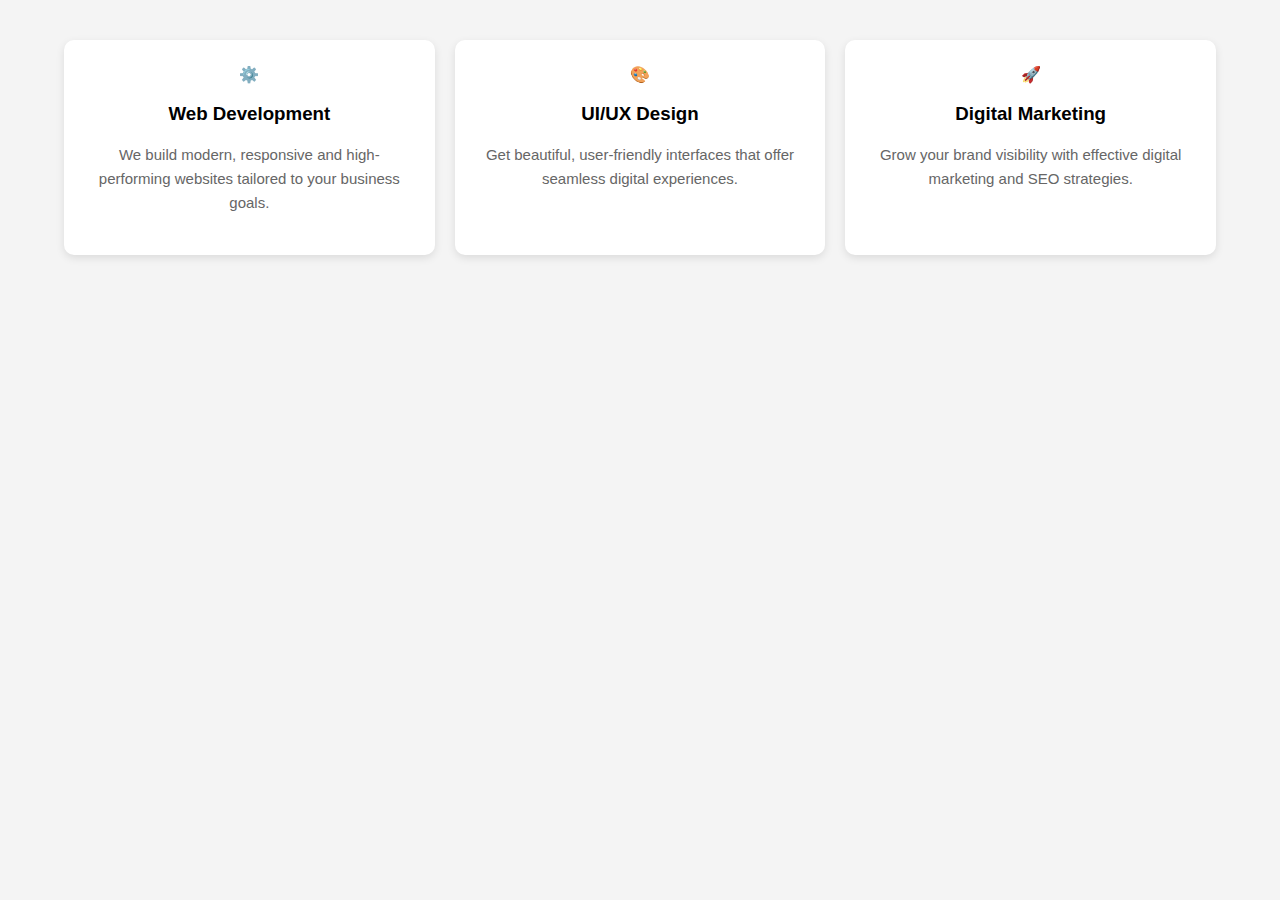
<file: Day 4/index.html>
<!DOCTYPE html>
<html lang="en">
<head>
    <meta charset="UTF-8">
    <meta name="viewport" content="width=device-width, initial-scale=1.0">
    <title>Document</title>
    <link rel="stylesheet" type="text/css" href="./style.css">
</head>
<body>
    <section class="services-section">

    <div class="service-card">
        <div class="icon">⚙️</div>
        <h3>Web Development</h3>
        <p>We build modern, responsive and high-performing websites tailored to your business goals.</p>
    </div>

    <div class="service-card">
        <div class="icon">

🎨

</div>
        <h3>UI/UX Design</h3>
        <p>Get beautiful, user-friendly interfaces that offer seamless digital experiences.</p>
    </div>

    <div class="service-card">
        <div class="icon">🚀</div>
        <h3>Digital Marketing</h3>
        <p>Grow your brand visibility with effective digital marketing and SEO strategies.</p>
    </div>

</section>

</body>
</html>

</body>
</html>
</file>
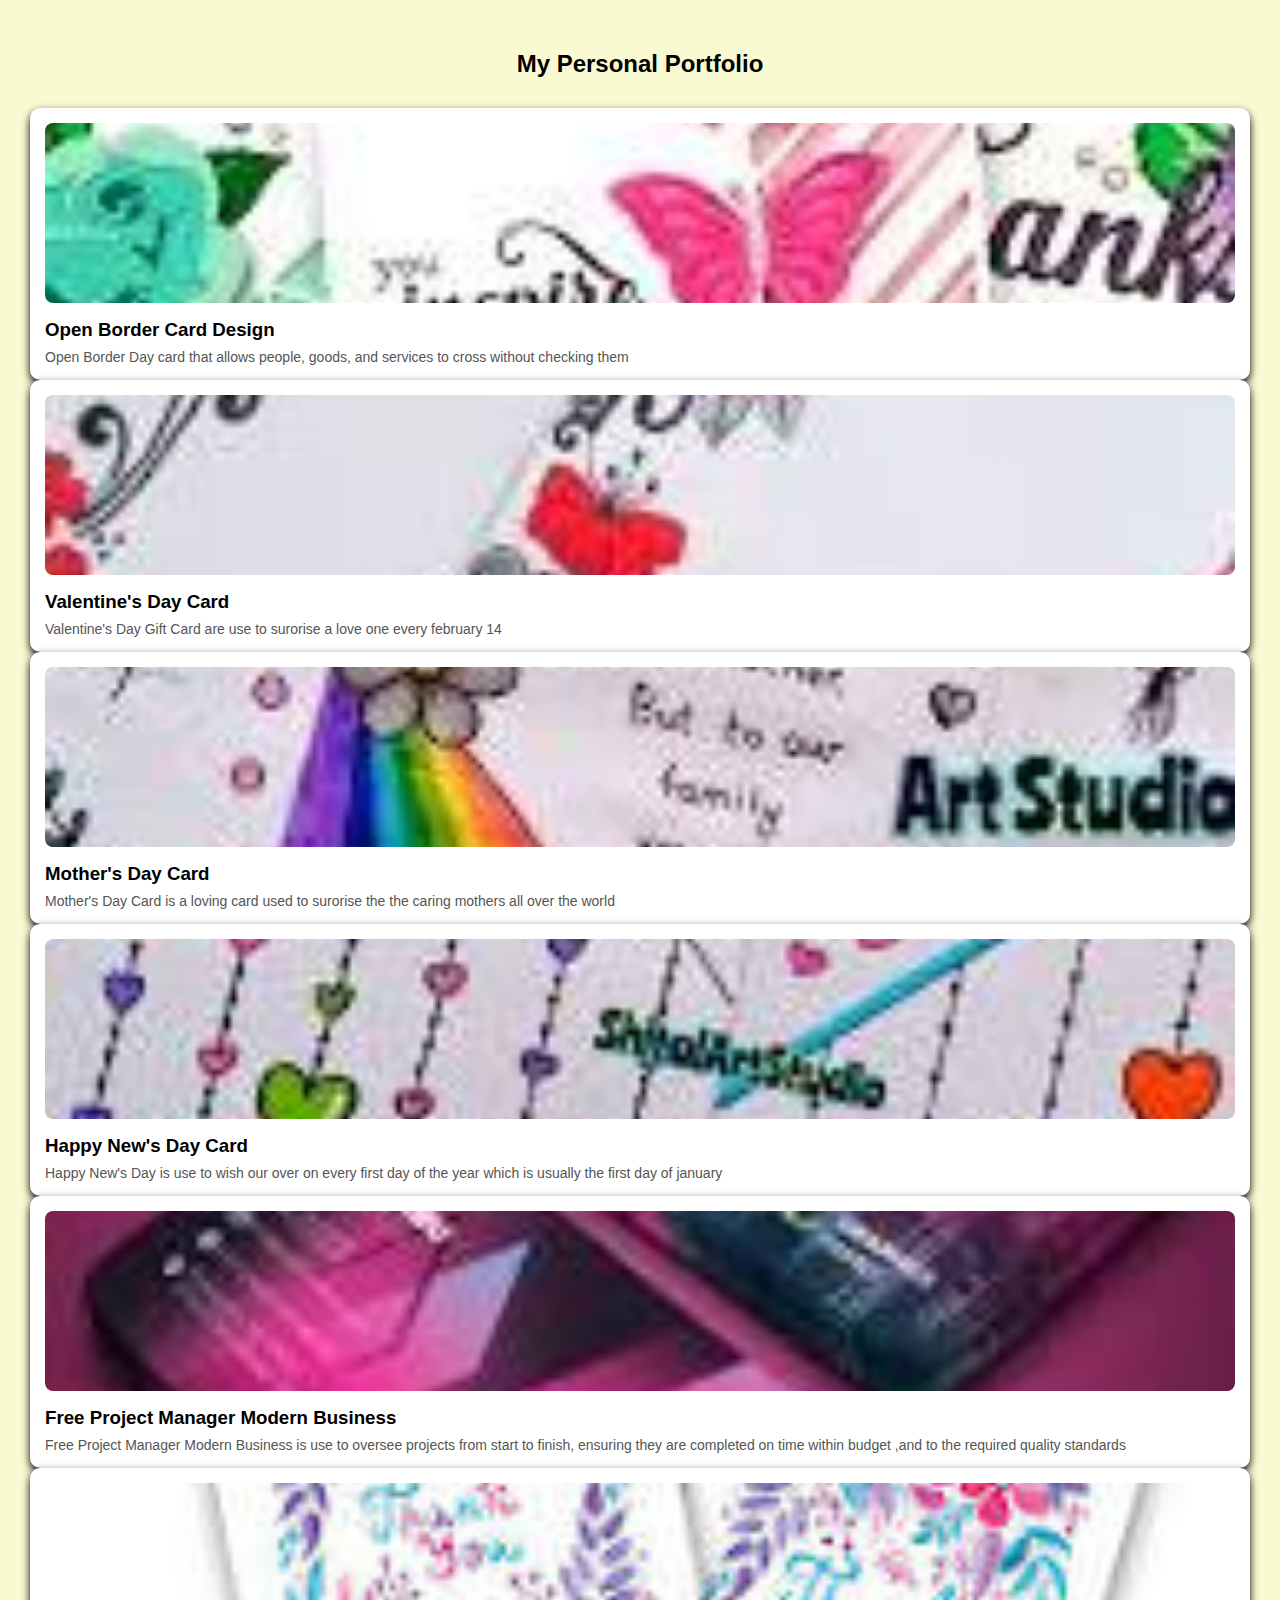
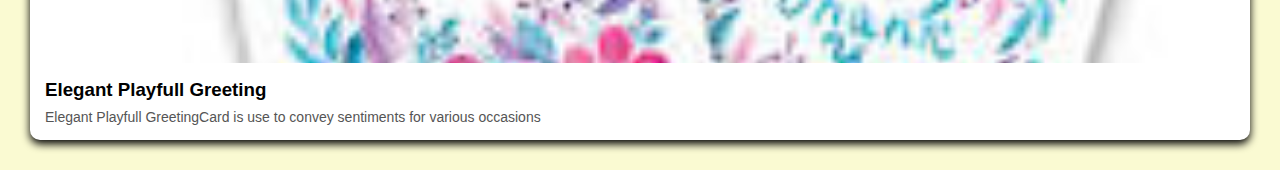
<file: Day 5/index.html>
<!DOCTYPE html>
<html lang="en">
<head>
  <meta charset="UTF-8">
  <meta name="viewport" content="width=device-width, initial-scale=1.0">
  <title>project card</title>
  <link rel="stylesheet" type="text/css" href="./style.css">
</head>
<body>
  <h2>My Personal Portfolio</h2>
  <div class="Portfolio-grid">
<div class="card">
  <img src="image copy 2.png">
  <h3>Open Border Card Design</h3>
  <p>Open Border Day card that allows people, goods, and services to cross without checking them  </p>

</div>
<div class="card">
  <img src="image copy 3.png">
  <h3>Valentine's Day Card</h3>
  <p>Valentine's Day Gift Card are use to surorise  a love one every february 14</p>

</div>
<div class="card">
  <img src="image copy 4.png">
  <h3>Mother's Day Card</h3>
  <p> Mother's Day Card is a loving card used to surorise the the caring mothers all over the world</p>

</div>
<div class="card">
  <img src="image copy 5.png">
  <h3>Happy New's Day Card</h3>
  <p>Happy New's Day is use to wish our over on every first day of the year which is usually the first day of january</p>
   
</div>
<div class="card">
  <img src="image copy.png">
  <h3>Free Project Manager Modern Business</h3>
  <p>Free Project Manager Modern Business is use to oversee projects from start to finish, ensuring they are completed on time within budget ,and to the required quality standards</p>


</div>

<div class="card">
  <img src="image.png">
  <h3>Elegant Playfull Greeting</h3>
  <p>Elegant Playfull GreetingCard is use to convey sentiments for various occasions</p>

</div>



  </div>

  
</body>
</html>
</file>
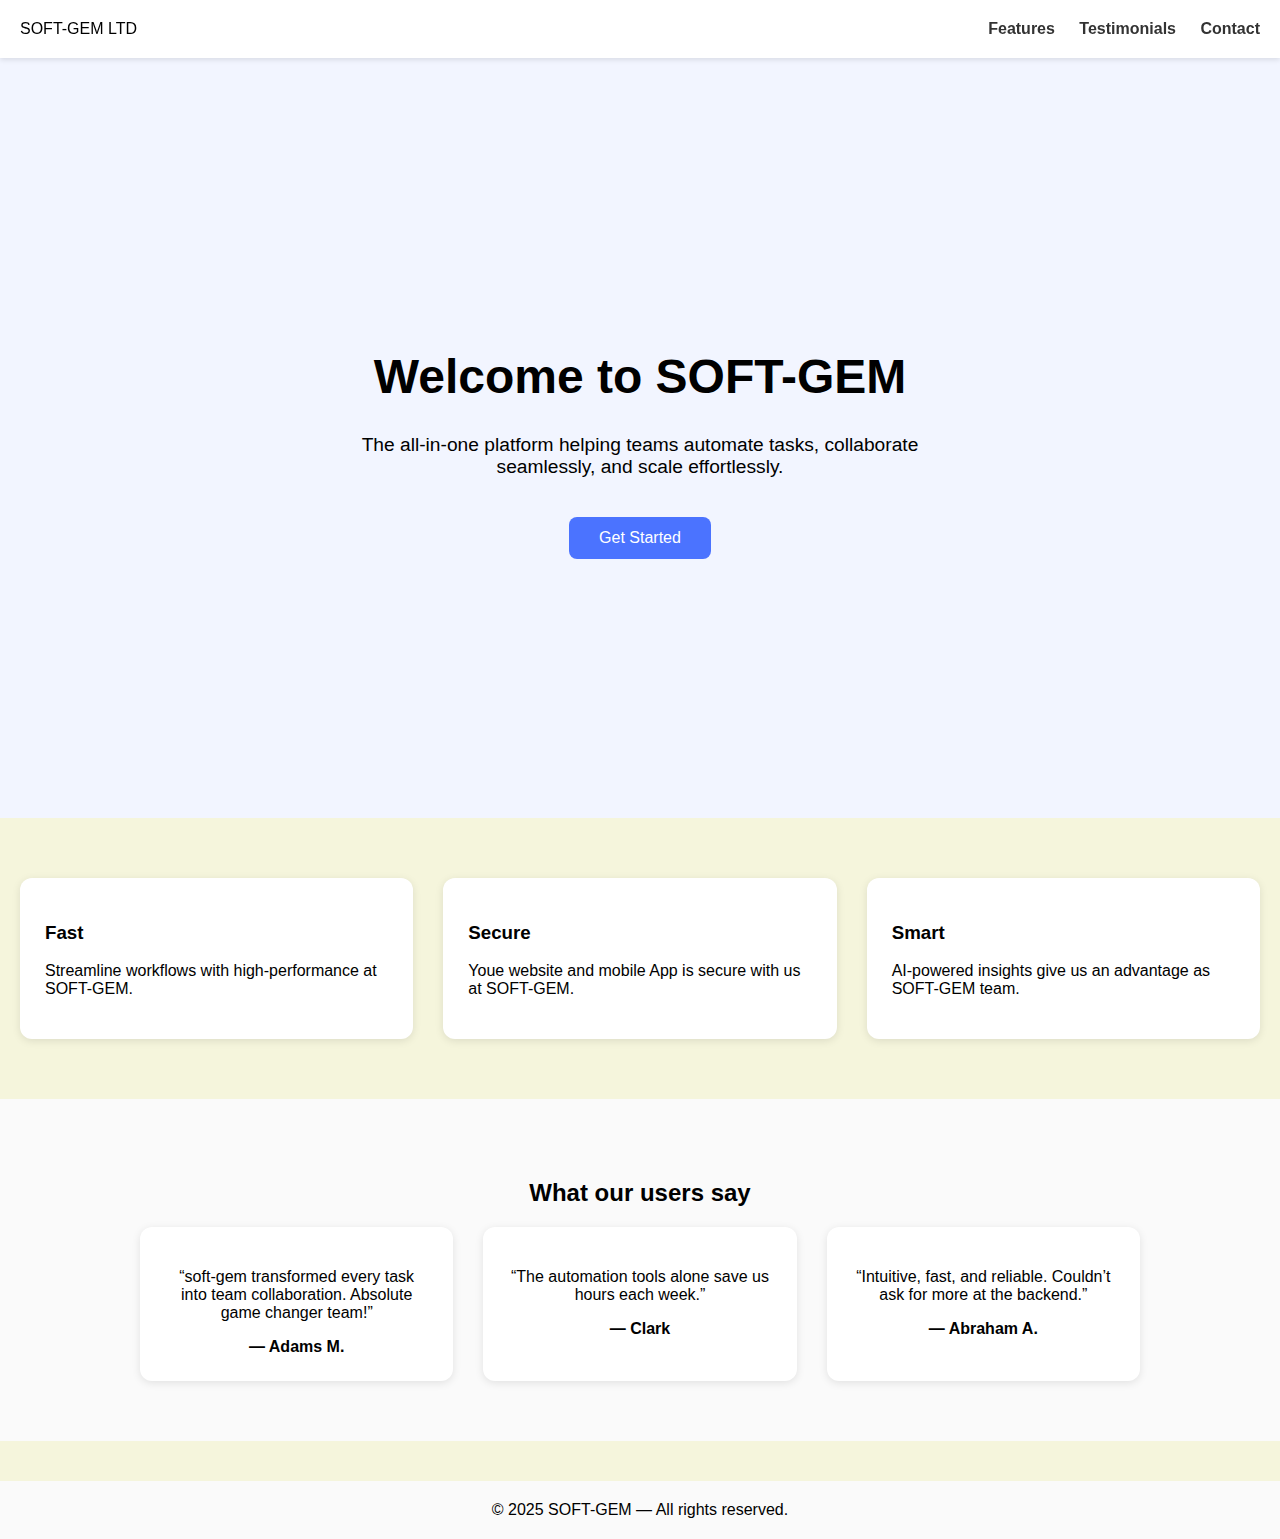
<file: Day 7/index.html>
<!DOCTYPE html>
<html lang="en">
<head>
    <meta charset="UTF-8">
    <meta name="viewport" content="width=device-width, initial-scale=1.0">
    <title>Landing page</title>
    <link rel="stylesheet" type="text/css" href="./styls.css">
</head>
<body>
    
 <header>
<div class="logo">SOFT-GEM LTD</div>
<nav>
<a href="#features">Features</a>
<a href="#testimonials">Testimonials</a>
<a href="#contact">Contact</a>
</nav>
</header>


<section class="hero">
<h1>Welcome to SOFT-GEM</h1>
<p>The all‑in‑one platform helping teams automate tasks, collaborate seamlessly, and scale effortlessly.</p>
<button>Get Started</button>
</section>


<section id="features" class="features">
<div class="feature-card">
<h3>Fast</h3>
<p>Streamline workflows with high‑performance at SOFT-GEM.</p>
</div>
<div class="feature-card">
<h3>Secure</h3>
<p>Youe website and mobile App is secure with us at SOFT-GEM.</p>
</div>
<div class="feature-card">
<h3>Smart</h3>
<p>AI‑powered insights give us an advantage as SOFT-GEM team.</p>
</div>
</section>
<section id="testimonials" class="testimonials">
<h2>What our users say</h2>
<div class="testimonials-grid">
<div class="testimonial">
<p>“soft-gem transformed every task into team collaboration. Absolute game changer team!”</p>
<strong>— Adams M.</strong>
</div>
<div class="testimonial">
<p>“The automation tools alone save us hours each week.”</p>
<strong>— Clark</strong>
</div>
<div class="testimonial">
<p>“Intuitive, fast, and reliable. Couldn’t ask for more at the backend.”</p>
<strong>— Abraham A.</strong>
</div>
</div>
</section>


<footer>
© 2025 SOFT-GEM — All rights reserved.
</footer>
</body>
</html>
</file>
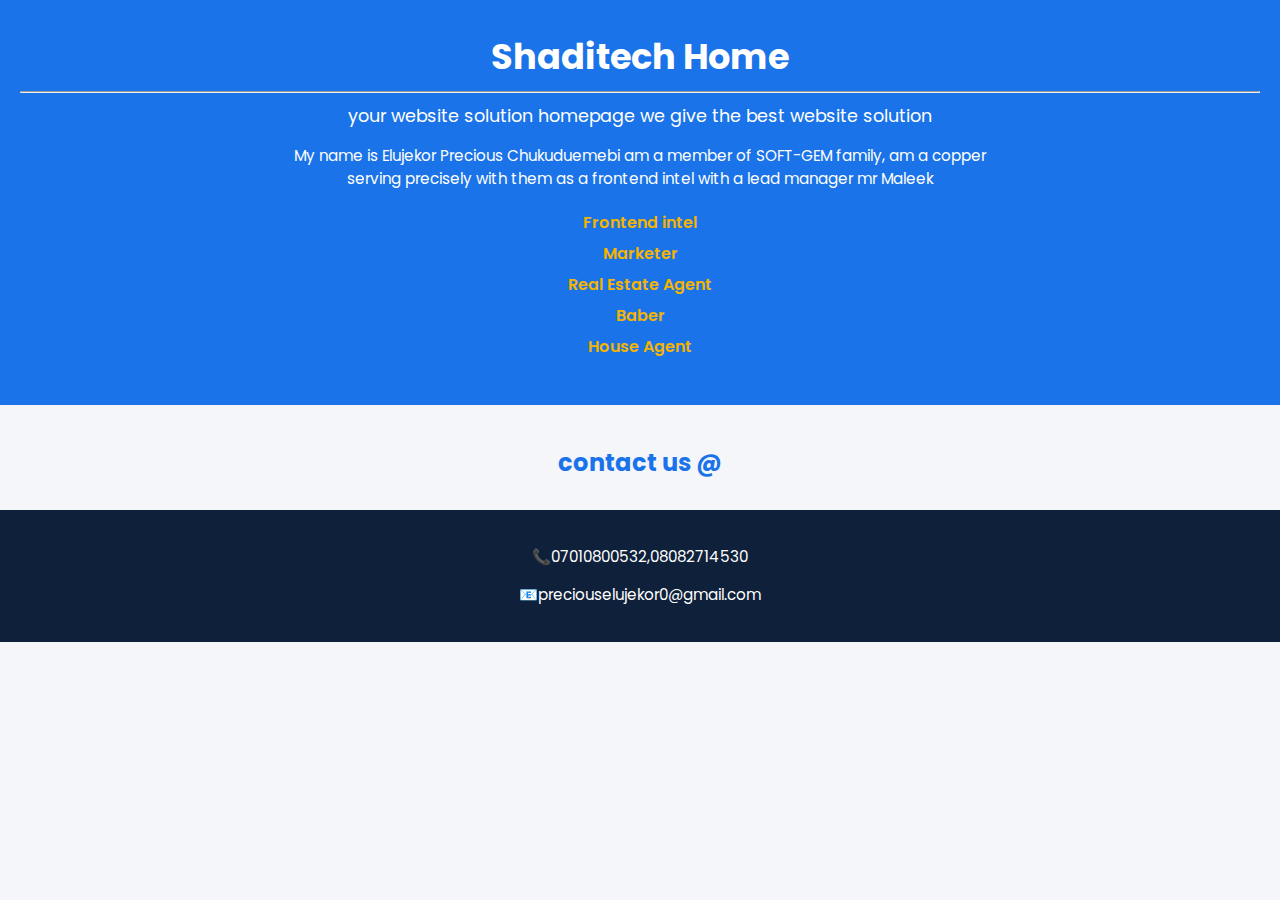
<file: yesterday project/index.html>
<DOCTYPE html>
<html lang="en">
<head>
    <meta charset="UTF-8">
    <meta name="viewport" content="width=device-width, initial-scale=1.0">
    <title>day1 weekly schedule</title>
    <link href="https://fonts.googleapis.com/css2?family=Poppins:wght@300;400;600;700&display=swap" rel="stylesheet">
<link rel="stylesheet" type="text/css" href="./style.css">
</head>
<body>
<header>
<h1>Shaditech Home</h1>
<hr>
<h2>your website solution homepage we give the best website solution</h2>
<p>My name is Elujekor Precious  Chukuduemebi am a member of SOFT-GEM family, am a copper serving precisely with them as a frontend intel with a lead manager mr Maleek </p>
<ul>
    <li><a href="#">Frontend intel </a></li>
    <li><a href="#">Marketer</a></li>
    <li><a href="#">Real Estate Agent</a></li>
    <li><a href="#">Baber</a></li>
    <li><a href="#">House Agent</a></li>

</header>
<h3>contact us @</h3>
<footer>
    <p>📞07010800532,08082714530</p>
    <p>📧preciouselujekor0@gmail.com</p>
</footer>  
</body>
</file>
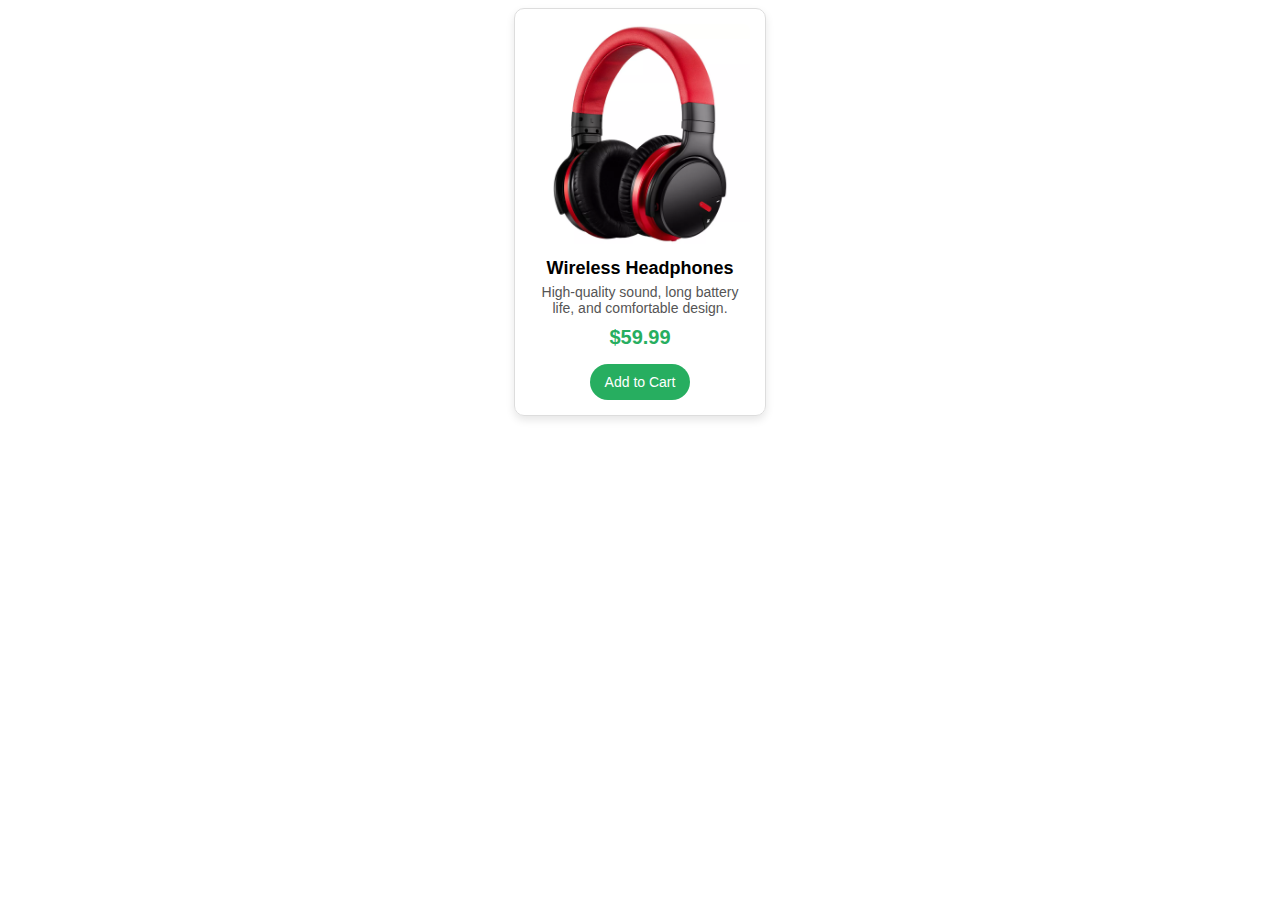
<file: day 3 task/lndex.html>
<!DOCTYPE html>
<html lang="en">
<head>
    <meta charset="UTF-8">
    <meta name="viewport" content="width=device-width, initial-scale=1.0">
    <title>Document</title>
    <link rel="stylesheet" type="text/css" href="./style.css"> 
</head>
</head>
<body>
   <ul class="product-card">
  <li class="product-image">
    <img src="image copy 2.png" alt="Product Image">
  </li>
  <li class="product-title">Wireless Headphones</li>
  <li class="product-description">
    High-quality sound, long battery life, and comfortable design.
  </li>
  <li class="product-price">$59.99</li>
  <li class="product-button">
    <button>Add to Cart</button>
  </li>
</ul>

</body>
</html>
</file>
<file: Day 4/style.css>
body{
        font-family: Arial, sans-serif;
        background: #f4f4f4;
        margin: 0;
        padding: 0;
    }

    .services-section {
        width: 90%;
        max-width: 1200px;
        margin: 40px auto;
        display: flex;
        gap: 20px;
        justify-content: space-between;
        flex-wrap: wrap; /* helps support responsive stacking */
    }
        .service-card {
        background: white;
        flex: 1;
        min-width: 280px; /* triggers stacking on small screens */
        padding: 25px;
        border-radius: 10px;
        text-align: center;
        box-shadow: 0 3px 8px rgba(0,0,0,0.1);
    }
     .service-card p {
        color: #666;
        font-size: 15px;
        line-height: 1.6;
    }

    /* Mobile responsive stack */
    @media(max-width: 768px) {
        .services-section {
            flex-direction: column;
        }
    }
</file>
<file: Day 5/style.css>
body{
margin: 0;
padding: 30px;
background: lightgoldenrodyellow;
font-family: Arial, Helvetica, sans-serif;
}
h2{
text-align: center;
margin-bottom: 30px;
}

/* grid system*/
.portfolio-grid{
display: grid;
grid-template-columns: repeat (3, 1fr); /* 3 columns on large screen*/
gap: 20px;
max-width: 1200px;
margin: auto;
}

/* card style*/
.card{
background: #fff;
padding: 15px;
border-radius: 10px;
box-shadow: 0 4px 8px;
transition: 0,3s;
}
.card:hover{
transform: translateY(-5px);
}
.card img{
width: 100%;
height: 180px;
object-fit: cover;
border-radius: 8px;
}

.card h3{
margin: 12px 0 8px;
}

.card p{
margin: 0;
color: #555;
font-size: 14px;
}

/* responsiveness*/
@media (max-width:900px){
.portfolio-grid{
grid-template-columns: repeat(2,1fr);
}
}
</file>
<file: Day 7/styls.css>
body { margin: 0; font-family: Arial, sans-serif; 
    background-color: beige;
}


header { display: flex;
     justify-content: space-between; 
     align-items: center; 
     padding: 20px;
      background: #ffffff; 
      box-shadow: 0 2px 5px rgba(0,0,0,0.1); 
      position: sticky; top: 0; }

nav a { margin-left: 20px; 
text-decoration: none; 
color: #333; 
font-weight: bold; }

.hero { 
display: flex; 
flex-direction: column; 
justify-content: center;
 align-items: center;
  height: 80vh; 
  padding: 20px; 
  background: #f2f5ff; 
  text-align: center; }

.hero h1 { 
font-size: 3rem;
 margin-bottom: 10px; }
.hero p { 
font-size: 1.2rem;
 max-width: 600px; }
.hero button {
 margin-top: 20px; 
 padding: 12px 30px; 
 font-size: 1rem;
  border: none; 
  border-radius: 8px;
   cursor: pointer; 
   background: #4b73ff;
    color: white; }
.features { 
padding: 60px 20px;
 display: grid;
 gap: 30px; 
 grid-template-columns: repeat(auto-fit, minmax(250px, 1fr)); }
.feature-card { 
background: #fff; 
padding: 25px; 
border-radius: 12px; 
box-shadow: 0 2px 8px rgba(0,0,0,0.1); }
.testimonials {
 background: #fafafa;
  padding: 60px 20px;
   text-align: center; }
.testimonials-grid { 
display: grid;
gap: 30px; 
grid-template-columns: repeat(auto-fit, minmax(280px, 1fr)); 
max-width: 1000px;

margin: auto; }
.testimonial {
 background: white;
  padding: 25px;
   border-radius: 12px;
    box-shadow: 0 2px 8px rgba(0,0,0,0.1); }
footer { 
padding: 20px; 
text-align: center; 
background: #fafafa;
 margin-top: 40px; }
</file>
<file: yesterday project/style.css>
body {
            font-family: "Poppins", sans-serif;
            margin: 0;
            padding: 0;
            background-color: #f4f6fa;
            color: #0F203A; /* Primary Color 2 */
        }

        header {
            background: #1A73E8; /* Primary Color 1 */
            color: #fff;
            padding: 30px 20px;
            text-align: center;
        }

        header h1 {
            margin: 0;
            font-size: 2.2rem;
            font-weight: 700;
        }

        header h2 {
            font-weight: 400;
            margin-top: 10px;
            font-size: 1.1rem;
        }

        header p {
            margin-top: 15px;
            max-width: 700px;
            margin-left: auto;
            margin-right: auto;
            font-size: 0.95rem;
        }

        ul {
            list-style: none;
            padding: 0;
            margin-top: 20px;
        }

        ul li {
            margin: 6px 0;
        }

        ul li a {
            text-decoration: none;
            color: #F4B400; /* Accent Color */
            font-weight: 600;
            transition: 0.3s;
        }

        ul li a:hover {
            color: #fff;
        }

        h3 {
            text-align: center;
            margin-top: 40px;
            color: #1A73E8;
            font-size: 1.5rem;
        }

        footer {
            background: #0F203A; /* Primary Color 2 */
            color: #fff;
            text-align: center;
            padding: 20px;
            margin-top: 30px;
            font-size: 0.95rem;
        }
</file>
<file: day 3 task/style.css>
.product-card {
  list-style: none;
  width: 220px;
  padding: 15px;
  border: 1px solid #ddd;
  border-radius: 10px;
  box-shadow: 0 4px 8px rgba(0,0,0,0.1);
  text-align: center;
  font-family: Arial, sans-serif;
  justify-content: center;
  margin: auto;
}

.product-card img {
  width: 100%;
  border-radius: 8px;
}

.product-title {
  font-size: 18px;
  font-weight: bold;
  margin: 10px 0 5px;
}

.product-description {
  font-size: 14px;
  color: #555;
  margin-bottom: 10px;
}

.product-price {
  font-size: 20px;
  font-weight: bold;
  margin-bottom: 15px;
  color: #27ae60;
}

.product-button button {
  background: #27ae60;
  border: none;
  padding: 10px 15px;
  color: #fff;
  border-radius: 20px;
  cursor: pointer;
  font-size: 14px;
}

.product-button button:hover {
  background:lightgreen;
}
</file>
